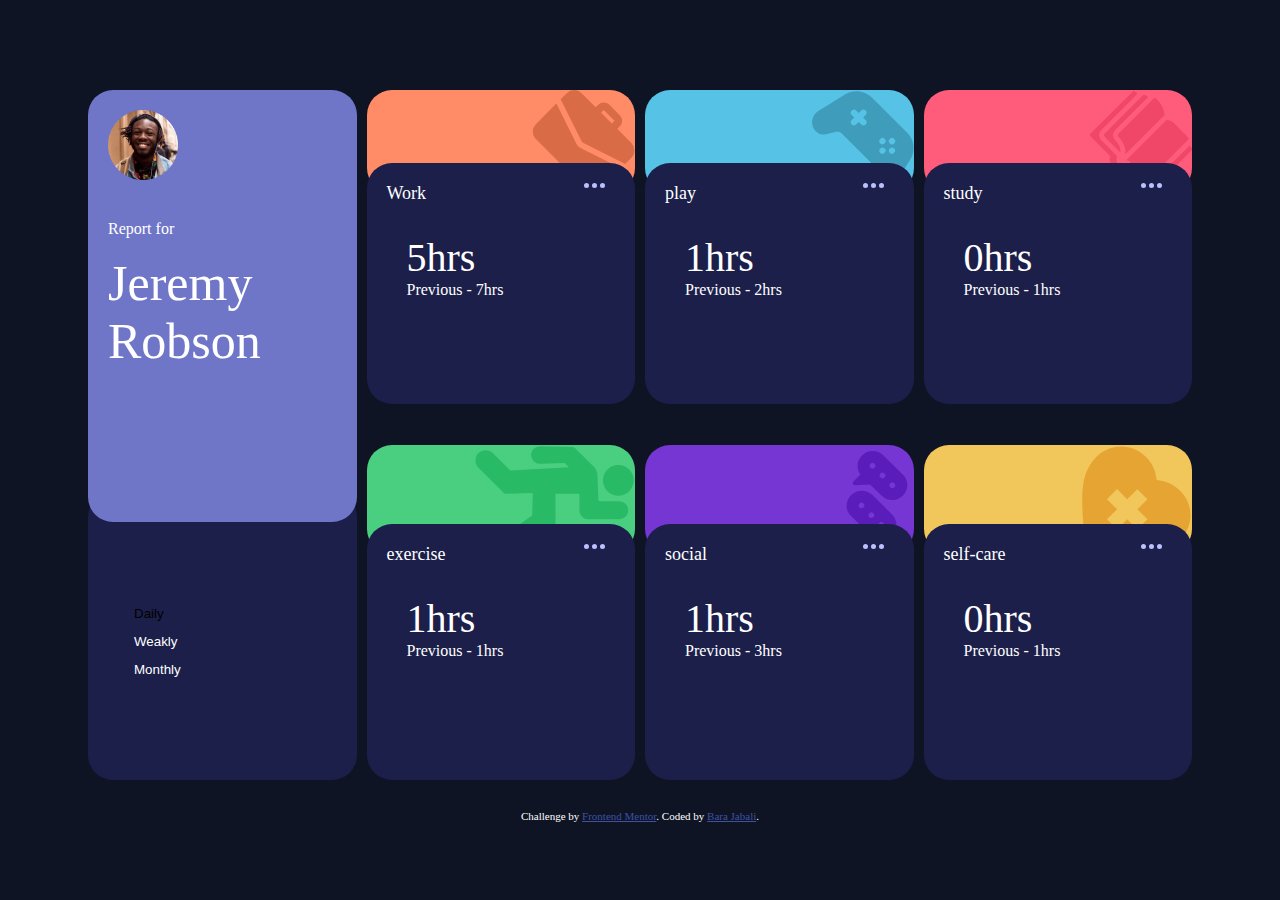
<file: index.html>
<!DOCTYPE html>
<html lang="en">

<head>
  <meta charset="UTF-8">
  <meta name="viewport" content="width=device-width, initial-scale=1.0">
  <!-- displays site properly based on user's device -->

  <link rel="icon" type="image/png" sizes="32x32" href="./images/favicon-32x32.png">

  <title>Frontend Mentor | Time tracking dashboard</title>
  <link rel="stylesheet" href="style.css">
  <script src="script.js"></script>

  <!-- Feel free to remove these styles or customise in your own stylesheet 👍 -->
  <style>
    .attribution {
      font-size: 11px;
      text-align: center;
    }

    .attribution a {
      color: hsl(228, 45%, 44%);
    }
  </style>
</head>

<body>


  <div id="allCards">

    <div id="card">
      <div id="info">
        <img src="images/image-jeremy.png" alt="jeremy">
        <p> Report for</p>
        <p id="name">Jeremy Robson</p>
      </div>
      <div id="times">
        <ul id="list">
          <li><button id="Daily" onClick="clicke(this.id)" style=" background:none; border:none; ">Daily</button></li>
          <li><button id="Weakly" onClick="clicke(this.id)" style=" background:none; border:none; ">Weakly</button></li>
          <li><button id="Monthly" onClick="clicke(this.id)" style=" background:none; border:none; ">Monthly</button></li>

        </ul>  
          
      </div>
    </div>


    <div class="fieldCard">
      <div class="imageCard" style="background-color:hsl(15, 100%, 70%)  ;">
        <img src="images/icon-work.svg" alt="work">
      </div>
      <div class="dataTimes">
        <p class="activities">Work  <img src="images/icon-ellipsis.svg" alt="dots"></p>

        <div class="timesInfo">
          <p class="hours">5hrs</p>
          <p class="last">Previous - 7hrs</p>
        </div>
        
        
        
        <!-- daily
        Previous - 7hrs


        32hrs
        Previous - 36hrs

        
        103hrs
        Previous - 128hrs
         -->
      </div>
    </div>

    <div class="fieldCard">
      <div class="imageCard" style="background-color:hsl(195, 74%, 62%)  ;">
        <img src="images/icon-play.svg" alt="play">
      </div>
      <div class="dataTimes">
        <p class="activities">play  <img src="images/icon-ellipsis.svg" alt="dots"></p>
         <div class="timesInfo">
          <p class="hours">5hrs</p>
          <p class="last">Previous - 7hrs</p>
        </div>

      </div>
    </div>


    <div class="fieldCard">
      <div class="imageCard" style="background-color:hsl(348, 100%, 68%)  ;">
        <img src="images/icon-study.svg" alt="study">
      </div>
      <div class="dataTimes">
        <p class="activities">study  <img src="images/icon-ellipsis.svg" alt="dots"></p>
        <div class="timesInfo">
          <p class="hours">5hrs</p>
          <p class="last">Previous - 7hrs</p>
        </div>
      </div>
    </div>


    <div class="fieldCard">
      <div class="imageCard" style="background-color:hsl(145, 58%, 55%)  ;">
        <img src="images/icon-exercise.svg" alt="exercise">
      </div>
      <div class="dataTimes">
        <p class="activities">exercise  <img src="images/icon-ellipsis.svg" alt="dots"></p>
        <div class="timesInfo">
          <p class="hours">5hrs</p>
          <p class="last">Previous - 7hrs</p>
        </div>
      </div>
    </div>



    <div class="fieldCard">
      <div class="imageCard" style="background-color:hsl(264, 64%, 52%) ;">
        <img src="images/icon-social.svg" alt="social">
      </div>
      <div class="dataTimes">
        <p class="activities">social  <img src="images/icon-ellipsis.svg" alt="dots"></p>
        <div class="timesInfo">
          <p class="hours">5hrs</p>
          <p class="last">Previous - 7hrs</p>
        </div>
      </div>
    </div>



    <div class="fieldCard">
      <div class="imageCard" style="background-color:hsl(43, 84%, 65%);">
        <img src="images/icon-self-care.svg" alt="self-care">
      </div>
      <div class="dataTimes">
        <p class="activities">self-care  <img src="images/icon-ellipsis.svg" alt="dots"></p>
        <div class="timesInfo">
          <p class="hours">5hrs</p>
          <p class="last">Previous - 7hrs</p>
        </div>
      </div>
    </div>






  </div>

  <div class="attribution">
    Challenge by <a href="https://www.frontendmentor.io?ref=challenge" target="_blank">Frontend Mentor</a>.
    Coded by <a href="#">Bara Jabali</a>.
  </div>
</body>

</html>
</file>
<file: style.css>
*:not(p,ul,li,img ){
    color: white;
    background-color: hsl(226, 43%, 10%);
}
#allCards{
    margin: 10vh 10ch 0 10ch;
    height: 80vh;
    display: grid;
    grid-template-columns: 1fr 1fr 1fr 1fr;
    grid-gap: 10px;
}
#allcards div{

}
/*



*/
#card{

    height: 100%;
    grid-row: 1/3;
}

#info{
    height: 60%;
    background-color: hsl(235, 45%, 61%);
    border-radius: 25px;
    position: relative;
    display: flex;
    flex-direction: column;
}
#info *{
    margin-left: 20px;
    margin-top:10px ;
}
#info img{
    width: 70px;
    border:50%;
    margin-bottom: 30px;
    margin-top: 20px;
}
#name{
    font-size: 50px;
    margin: 0 0 0 20px ;
}
#times{
    height: 40%;
    background-color: hsl(235, 46%, 20%);
    border-radius: 25px;
    margin-top: -30px;
    display: flex;
    align-items:center ;
}
#times>ul{
    list-style: none;
    align-content: center;
}



#times>ul>li{
  margin-top: 10px;
  
}
/*





*/

.fieldCard{
    height: 100%;
    border-radius: 25px;
}

.imageCard{
    background-color:hsl(15, 100%, 70%) ;
    height: 30%;
    width: 100%;
    z-index: 2;
    
    display: flex;
    justify-content: flex-end;
    border-radius: 25px;
    margin-bottom: -30px;


}

.imageCard{
    z-index: 2;

}

.dataTimes{
    background-color: hsl(235, 46%, 20%);
    height: 70%;
    width: 100%;
    z-index:1;
    border-radius: 25px;
    position: relative;
    display: flex;
    flex-direction: column;
    align-content: center ;

}

.dataTimes *{
    margin:0 0 0 20px;
}


.activities{
    font-size: 18px;
    margin-top: 20px;


}
.activities img{
    position: relative;
    float: right;
    right: 30px;
}
.hours{
    font-size:40px;
    margin-top: 30px;
}


.timesInfo{
    background-color: inherit;
}
</file>
